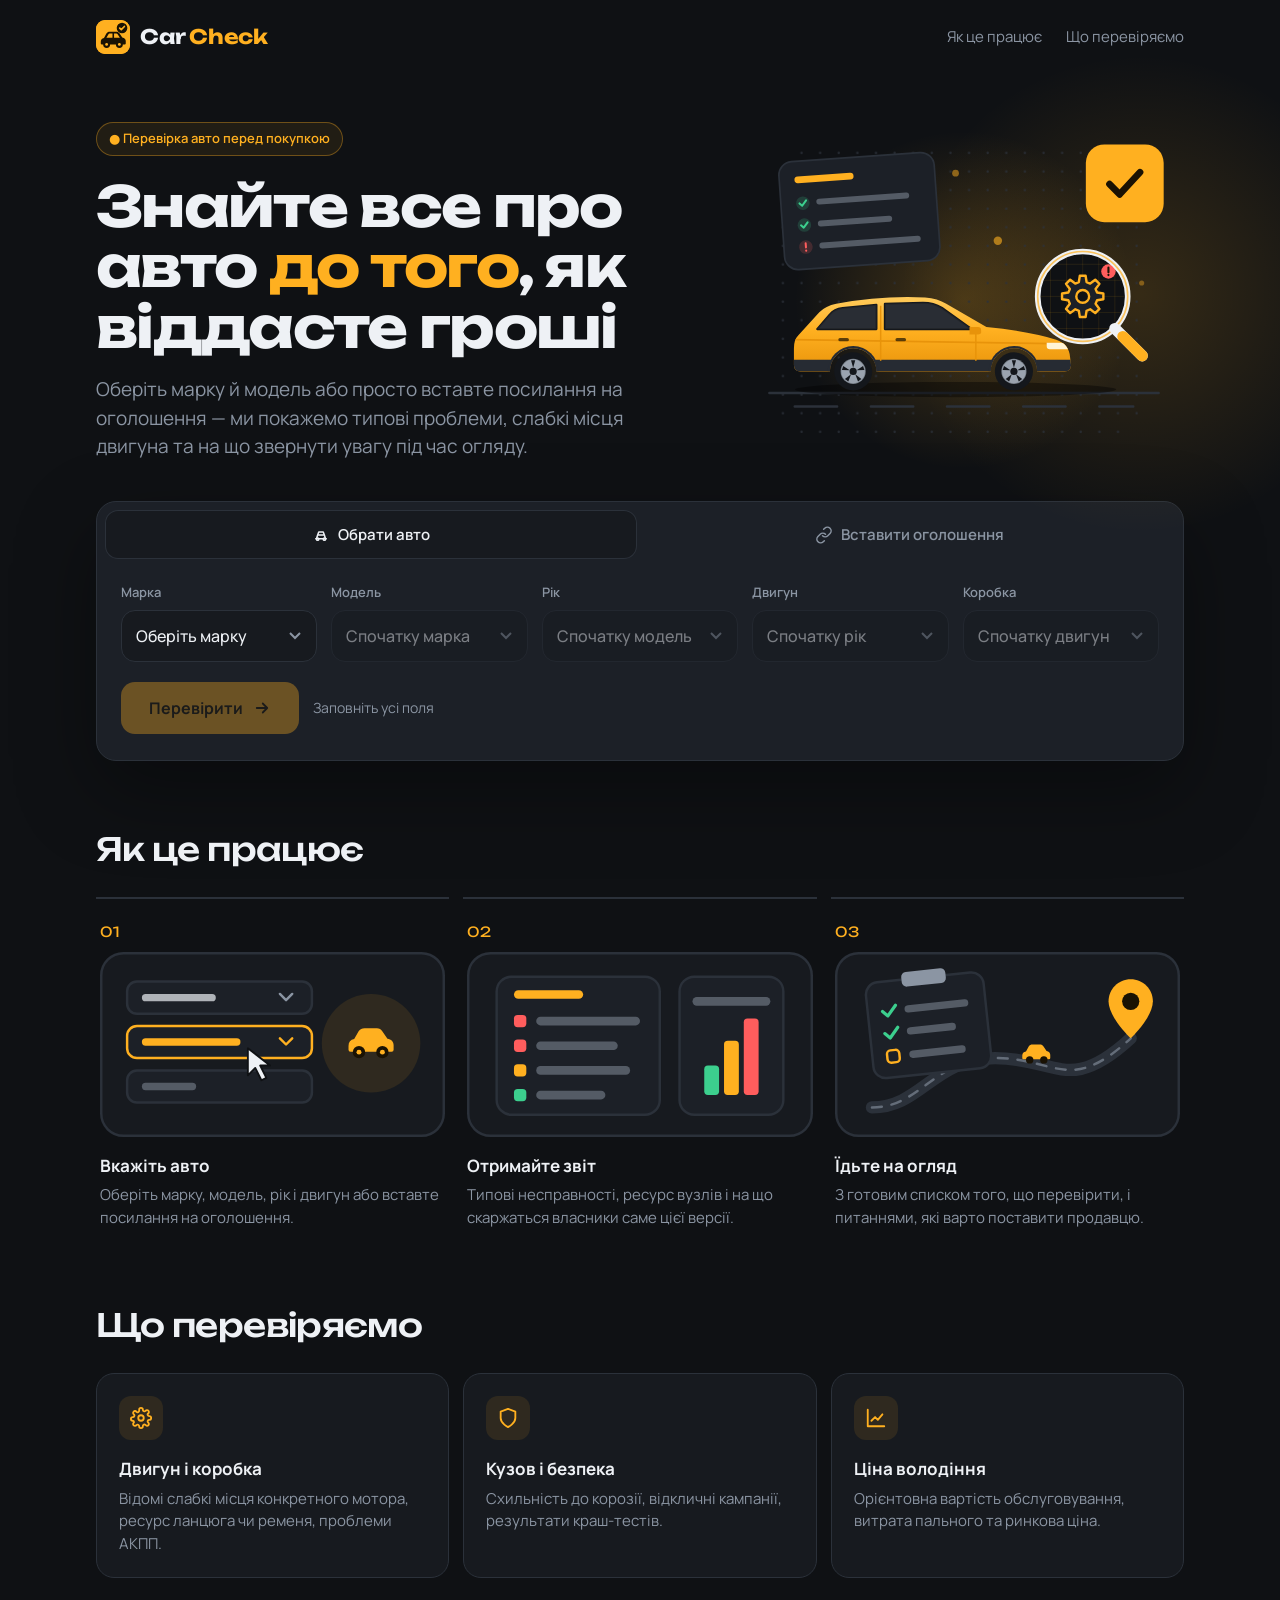
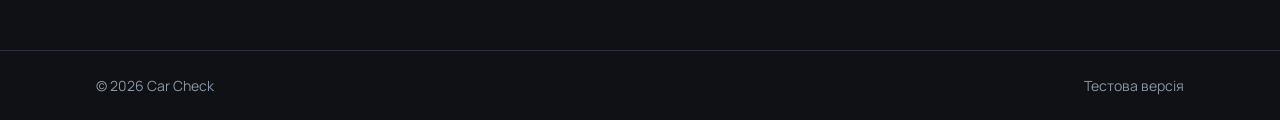
<file: index.html>
<!DOCTYPE html>
<html lang="uk">
<head>
  <meta charset="UTF-8">
  <meta name="viewport" content="width=device-width, initial-scale=1.0">
  <title>Car Check — перевірка авто перед покупкою</title>
  <link rel="preconnect" href="https://fonts.googleapis.com">
  <link rel="preconnect" href="https://fonts.gstatic.com" crossorigin>
  <link href="https://fonts.googleapis.com/css2?family=Unbounded:wght@500;700&family=Manrope:wght@400;500;600;700&display=swap" rel="stylesheet">
  <link rel="stylesheet" href="styles/main.css?v=202611112138">
  <link rel="icon" href="favicon.ico" sizes="any">
  <link rel="icon" href="favicon.svg" type="image/svg+xml">
  <link rel="apple-touch-icon" href="apple-touch-icon.png">
  <meta name="theme-color" content="#0f1114">
</head>
<body>

  <header>
    <a href="#" class="logo" aria-label="Car Check">
      <img class="logo-mark" src="favicon.svg" alt="" width="34" height="34">
      <span class="logo-text">Car <em>Check</em></span>
    </a>
    <nav>
      <a href="#how">Як це працює</a>
      <a href="#features">Що перевіряємо</a>
    </nav>
  </header>

  <section class="hero">
    <div class="hero-text">
      <div class="badge">● Перевірка авто перед покупкою</div>
      <h1>Знайте все про авто <em>до того</em>, як віддасте гроші</h1>
      <p class="lead">Оберіть марку й модель або просто вставте посилання на оголошення — ми покажемо типові проблеми, слабкі місця двигуна та на що звернути увагу під час огляду.</p>
    </div>
    <img class="hero-art" src="images/hero.svg" alt="" width="520" height="420">
  </section>

  <section class="panel" id="check">
    <div class="panel-inner">
      <div class="tabs" role="tablist">
        <button class="tab" role="tab" aria-selected="true" aria-controls="tab-manual" id="t-manual">
          <svg width="18" height="18" viewBox="0 0 24 24" fill="none" stroke="currentColor" stroke-width="2" stroke-linecap="round" stroke-linejoin="round"><path d="M5 17h14M6 17l1.5-5h9L18 17M7.5 12L9 8h6l1.5 4"/><circle cx="7.5" cy="17.5" r="1.5"/><circle cx="16.5" cy="17.5" r="1.5"/></svg>
          Обрати авто
        </button>
        <button class="tab" role="tab" aria-selected="false" aria-controls="tab-link" id="t-link">
          <svg width="18" height="18" viewBox="0 0 24 24" fill="none" stroke="currentColor" stroke-width="2" stroke-linecap="round" stroke-linejoin="round"><path d="M10 13a5 5 0 007.07 0l3-3a5 5 0 00-7.07-7.07l-1.5 1.5"/><path d="M14 11a5 5 0 00-7.07 0l-3 3a5 5 0 007.07 7.07l1.5-1.5"/></svg>
          Вставити оголошення
        </button>
      </div>

      <!-- Manual selection -->
      <div class="tab-body" id="tab-manual" role="tabpanel" aria-labelledby="t-manual">
        <div class="grid">
          <div class="field">
            <label for="make">Марка</label>
            <select id="make"><option value="">Оберіть марку</option></select>
          </div>
          <div class="field">
            <label for="model">Модель</label>
            <select id="model" disabled><option value="">Спочатку марка</option></select>
          </div>
          <div class="field">
            <label for="year">Рік</label>
            <select id="year" disabled><option value="">Спочатку модель</option></select>
          </div>
          <div class="field">
            <label for="engine">Двигун</label>
            <select id="engine" disabled><option value="">Спочатку рік</option></select>
          </div>
          <div class="field">
            <label for="gearbox">Коробка</label>
            <select id="gearbox" disabled><option value="">Спочатку двигун</option></select>
          </div>
        </div>
        <div class="actions">
          <button class="btn" id="go-manual" disabled>
            Перевірити
            <svg width="18" height="18" viewBox="0 0 24 24" fill="none" stroke="currentColor" stroke-width="2.4" stroke-linecap="round" stroke-linejoin="round"><path d="M5 12h14M13 6l6 6-6 6"/></svg>
          </button>
          <span class="hint" id="hint">Заповніть усі поля</span>
        </div>
      </div>

      <!-- Paste listing -->
      <div class="tab-body" id="tab-link" role="tabpanel" aria-labelledby="t-link" hidden>
        <div class="field">
          <label for="url">Посилання на оголошення з Otomoto</label>
          <div class="link-row">
            <input type="url" id="url" placeholder="https://www.otomoto.pl/osobowe/oferta/..." autocomplete="off">
          </div>
        </div>
        <div class="field vin-field">
          <label for="vin">VIN <span class="opt">— необов'язково, але дуже бажано</span></label>
          <input type="text" id="vin" maxlength="20" placeholder="Напр. WVWZZZ1KZ8W123456" autocomplete="off" autocapitalize="characters" spellcheck="false">
          <span class="hint">На Otomoto натисніть «Pokaż VIN» і скопіюйте номер. З VIN Claude звірить рік і марку та пошукає історію авто в інтернеті (аукціони, старі оголошення).</span>
        </div>
        <div class="link-go">
          <button class="btn" id="go-link">
            <span id="go-link-text">Аналізувати</span>
            <svg width="18" height="18" viewBox="0 0 24 24" fill="none" stroke="currentColor" stroke-width="2.4" stroke-linecap="round" stroke-linejoin="round"><path d="M5 12h14M13 6l6 6-6 6"/></svg>
          </button>
        </div>
        <div class="msg" id="url-msg"></div>
        <img class="analyzing" id="analyzing" src="images/analyzing.svg" alt="" width="320" height="110" hidden>
        <div id="text-wrap" class="field" hidden>
          <label for="listing">Текст оголошення</label>
          <textarea id="listing" rows="7" maxlength="8000" placeholder="Відкрийте оголошення, виділіть усе (Ctrl+A), скопіюйте (Ctrl+C) і вставте сюди. Головне — назва, параметри, ціна й опис продавця."></textarea>
        </div>
        <div class="sources">
          <span class="chip">otomoto.pl</span>
          <button type="button" class="link-btn" id="show-text">Вставити текст оголошення вручну</button>
        </div>
      </div>

      <div class="result" id="result" aria-live="polite">
        <h3 id="result-title"></h3>
        <p id="result-text"></p>
        <div class="report" id="report"></div>
      </div>
    </div>
  </section>

  <section class="section" id="how">
    <h2>Як це працює</h2>
    <div class="steps">
      <div class="step"><img class="step-art" src="images/step-1.svg" alt="" width="280" height="150" loading="lazy"><h3>Вкажіть авто</h3><p>Оберіть марку, модель, рік і двигун або вставте посилання на оголошення.</p></div>
      <div class="step"><img class="step-art" src="images/step-2.svg" alt="" width="280" height="150" loading="lazy"><h3>Отримайте звіт</h3><p>Типові несправності, ресурс вузлів і на що скаржаться власники саме цієї версії.</p></div>
      <div class="step"><img class="step-art" src="images/step-3.svg" alt="" width="280" height="150" loading="lazy"><h3>Їдьте на огляд</h3><p>З готовим списком того, що перевірити, і питаннями, які варто поставити продавцю.</p></div>
    </div>
  </section>

  <section class="section" id="features">
    <h2>Що перевіряємо</h2>
    <div class="features">
      <div class="feature">
        <div class="ic"><svg width="22" height="22" viewBox="0 0 24 24" fill="none" stroke="currentColor" stroke-width="2" stroke-linecap="round" stroke-linejoin="round"><circle cx="12" cy="12" r="3"/><path d="M19.4 15a1.7 1.7 0 00.3 1.8l.1.1a2 2 0 11-2.8 2.8l-.1-.1a1.7 1.7 0 00-2.9 1.2V21a2 2 0 11-4 0v-.1a1.7 1.7 0 00-2.9-1.2l-.1.1a2 2 0 11-2.8-2.8l.1-.1A1.7 1.7 0 003 15H3a2 2 0 110-4h.1a1.7 1.7 0 001.2-2.9l-.1-.1a2 2 0 112.8-2.8l.1.1A1.7 1.7 0 0010 4V3a2 2 0 114 0v.1a1.7 1.7 0 002.9 1.2l.1-.1a2 2 0 112.8 2.8l-.1.1A1.7 1.7 0 0021 10h.1a2 2 0 110 4h-.1a1.7 1.7 0 00-1.6 1z"/></svg></div>
        <h3>Двигун і коробка</h3>
        <p>Відомі слабкі місця конкретного мотора, ресурс ланцюга чи ременя, проблеми АКПП.</p>
      </div>
      <div class="feature">
        <div class="ic"><svg width="22" height="22" viewBox="0 0 24 24" fill="none" stroke="currentColor" stroke-width="2" stroke-linecap="round" stroke-linejoin="round"><path d="M12 22s8-4 8-10V5l-8-3-8 3v7c0 6 8 10 8 10z"/></svg></div>
        <h3>Кузов і безпека</h3>
        <p>Схильність до корозії, відкличні кампанії, результати краш-тестів.</p>
      </div>
      <div class="feature">
        <div class="ic"><svg width="22" height="22" viewBox="0 0 24 24" fill="none" stroke="currentColor" stroke-width="2" stroke-linecap="round" stroke-linejoin="round"><path d="M3 3v18h18"/><path d="M7 15l4-4 3 3 5-6"/></svg></div>
        <h3>Ціна володіння</h3>
        <p>Орієнтовна вартість обслуговування, витрата пального та ринкова ціна.</p>
      </div>
    </div>
  </section>

  <footer>
    <div class="wrap">
      <span>© 2026 Car Check</span>
      <span>Тестова версія</span>
    </div>
  </footer>

  <script src="data/bundle.js?v=202611112138"></script>
  <script src="scripts/listing-url.js?v=202611112138"></script>
  <script src="scripts/analysis.js?v=202611112138"></script>
  <script src="scripts/app.js?v=202611112138"></script>
</body>
</html>
</file>
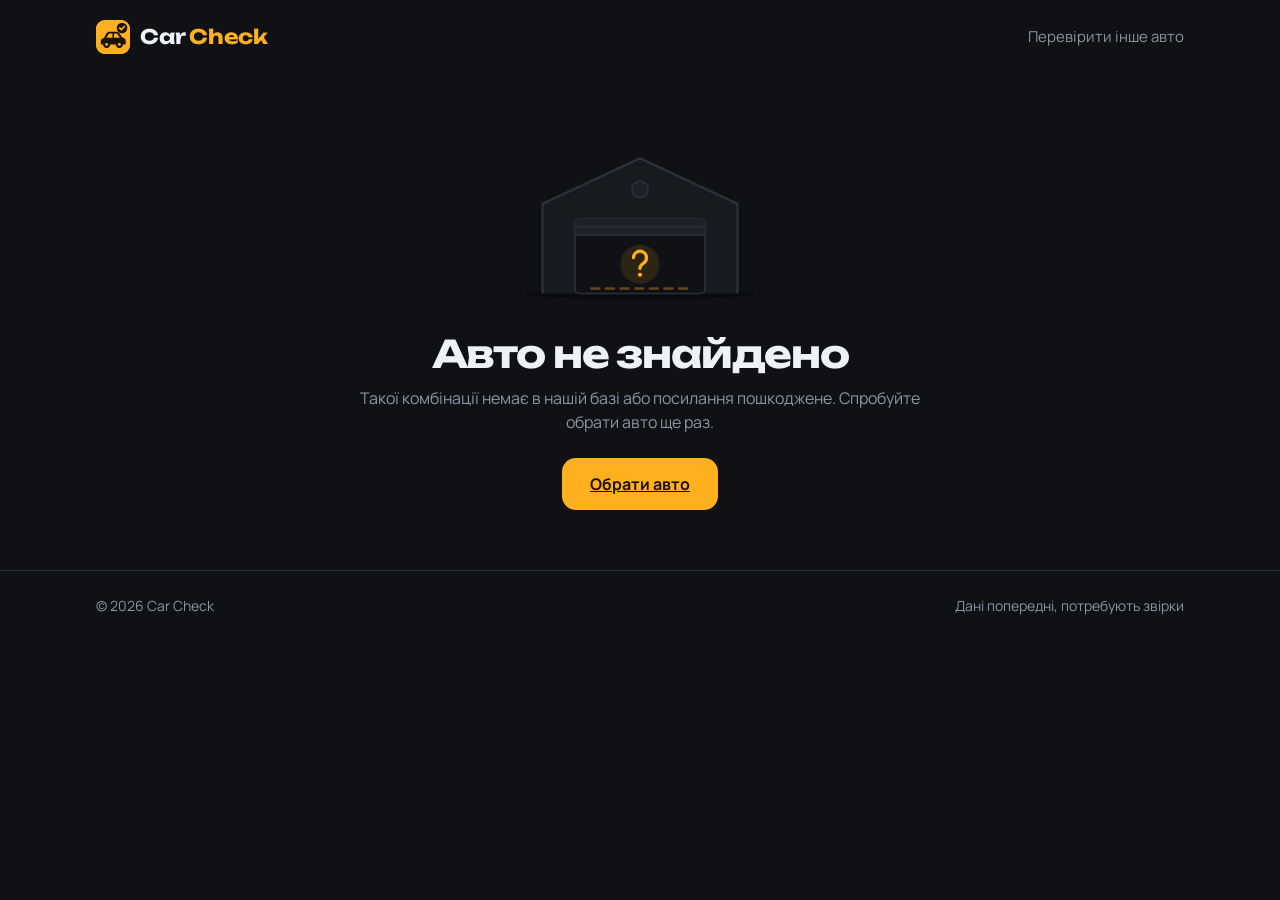
<file: car.html>
<!DOCTYPE html>
<html lang="uk">
<head>
  <meta charset="UTF-8">
  <meta name="viewport" content="width=device-width, initial-scale=1.0">
  <title>Звіт по авто — Car Check</title>
  <link rel="preconnect" href="https://fonts.googleapis.com">
  <link rel="preconnect" href="https://fonts.gstatic.com" crossorigin>
  <link href="https://fonts.googleapis.com/css2?family=Unbounded:wght@500;700&family=Manrope:wght@400;500;600;700&display=swap" rel="stylesheet">
  <link rel="stylesheet" href="styles/main.css?v=202611112138">
  <link rel="icon" href="favicon.ico" sizes="any">
  <link rel="icon" href="favicon.svg" type="image/svg+xml">
  <link rel="apple-touch-icon" href="apple-touch-icon.png">
  <meta name="theme-color" content="#0f1114">
</head>
<body>

  <header>
    <a href="index.html" class="logo" aria-label="Car Check — на головну">
      <img class="logo-mark" src="favicon.svg" alt="" width="34" height="34">
      <span class="logo-text">Car <em>Check</em></span>
    </a>
    <nav>
      <a href="index.html#check">Перевірити інше авто</a>
    </nav>
  </header>

  <main id="app"></main>

  <footer>
    <div class="wrap">
      <span>© 2026 Car Check</span>
      <span>Дані попередні, потребують звірки</span>
    </div>
  </footer>

  <div class="toast" id="toast"></div>

  <script src="data/bundle.js?v=202611112138"></script>
  <script src="scripts/analysis.js?v=202611112138"></script>
  <script src="scripts/body-types.js?v=202611112138"></script>
  <script src="scripts/car.js?v=202611112138"></script>
</body>
</html>
</file>
<file: styles/main.css>
[hidden] { display: none !important; }
:root {
  --bg: #0f1114;
  --bg-2: #171a1f;
  --card: #1c2027;
  --line: #2b313a;
  --text: #eef1f5;
  --muted: #8b95a3;
  --accent: #ffb020;
  --accent-ink: #1a1203;
  --ok: #3ccf8e;
  --err: #ff5d5d;
  --radius: 14px;
}
* { box-sizing: border-box; margin: 0; padding: 0; }
html { -webkit-text-size-adjust: 100%; overflow-x: clip; }
body {
  font-family: "Manrope", system-ui, sans-serif;
  background: var(--bg);
  color: var(--text);
  line-height: 1.5;
  min-height: 100vh;
  overflow-x: hidden;
}
a { color: inherit; }

/* ---------- Header ---------- */
header {
  display: flex; align-items: center; justify-content: space-between;
  max-width: 1120px; margin: 0 auto; padding: 20px 16px;
}
.logo {
  display: flex; align-items: center; gap: 10px;
  font-family: "Unbounded", sans-serif; font-weight: 700; font-size: 20px;
  text-decoration: none; letter-spacing: -0.02em;
}
.logo-mark {
  width: 34px; height: 34px; border-radius: 9px;
  background: var(--accent); color: var(--accent-ink);
  display: grid; place-items: center;
}
.logo em { font-style: normal; color: var(--accent); }
nav { display: flex; gap: 24px; font-size: 15px; color: var(--muted); }
nav a { text-decoration: none; transition: color .15s; }
nav a:hover { color: var(--text); }

/* ---------- Hero ---------- */
.hero {
  position: relative;
  max-width: 1120px; margin: 0 auto; padding: 40px 16px 32px;
}
.hero::before {
  content: ""; position: absolute; inset: -40px -200px auto auto;
  width: 520px; height: 520px; border-radius: 50%;
  background: radial-gradient(circle, rgba(255,176,32,.16), transparent 65%);
  pointer-events: none; z-index: 0;
}
.hero > * { position: relative; z-index: 1; }
.badge {
  display: inline-flex; align-items: center; gap: 8px;
  font-size: 13px; font-weight: 600; color: var(--accent);
  border: 1px solid rgba(255,176,32,.35); background: rgba(255,176,32,.08);
  padding: 6px 12px; border-radius: 999px; margin-bottom: 20px;
}
h1 {
  font-family: "Unbounded", sans-serif; font-weight: 700;
  font-size: clamp(30px, 6vw, 56px); line-height: 1.08; letter-spacing: -0.03em;
  max-width: 780px;
}
h1 em { font-style: normal; color: var(--accent); }
.lead { color: var(--muted); font-size: clamp(16px, 2vw, 19px); max-width: 600px; margin-top: 18px; }

/* ---------- Checker panel ---------- */
.panel {
  max-width: 1120px; margin: 0 auto 64px; padding: 0 16px;
}
.panel-inner {
  background: var(--card); border: 1px solid var(--line);
  border-radius: 20px; padding: 8px; box-shadow: 0 30px 80px rgba(0,0,0,.35);
}
.tabs { display: grid; grid-template-columns: 1fr 1fr; gap: 6px; }
.tab {
  appearance: none; border: 0; cursor: pointer;
  font: 600 15px "Manrope", sans-serif; color: var(--muted);
  background: transparent; padding: 14px 12px; border-radius: 13px;
  display: flex; align-items: center; justify-content: center; gap: 8px;
  transition: background .15s, color .15s;
}
.tab:hover { color: var(--text); }
.tab[aria-selected="true"] { background: var(--bg-2); color: var(--text); box-shadow: inset 0 0 0 1px var(--line); }
.tab svg { flex-shrink: 0; }
.tab-body { padding: 24px 16px 18px; }
.tab-body[hidden] { display: none; }

.grid {
  display: grid; gap: 14px;
  grid-template-columns: repeat(5, minmax(0, 1fr));
}
.field { display: flex; flex-direction: column; gap: 7px; min-width: 0; }
.field label { font-size: 13px; font-weight: 600; color: var(--muted); }
select, input[type="url"], .vin-field input {
  width: 100%; font: 500 16px "Manrope", sans-serif; color: var(--text);
  background: var(--bg-2); border: 1px solid var(--line); border-radius: var(--radius);
  padding: 14px 14px; outline: none; transition: border-color .15s, box-shadow .15s;
}
select {
  appearance: none; cursor: pointer; padding-right: 40px;
  background-image: url("data:image/svg+xml,%3Csvg xmlns='http://www.w3.org/2000/svg' width='12' height='8' fill='none' stroke='%238b95a3' stroke-width='2'%3E%3Cpath d='M1 1l5 5 5-5'/%3E%3C/svg%3E");
  background-repeat: no-repeat; background-position: right 15px center;
}
select:disabled { opacity: .45; cursor: not-allowed; }
select:focus, input:focus { border-color: var(--accent); box-shadow: 0 0 0 3px rgba(255,176,32,.18); }
input::placeholder { color: #5d6672; }

.actions { display: flex; align-items: center; gap: 14px; margin-top: 20px; flex-wrap: wrap; }
.btn {
  appearance: none; border: 0; cursor: pointer;
  font: 700 16px "Manrope", sans-serif; color: var(--accent-ink);
  background: var(--accent); padding: 15px 28px; border-radius: var(--radius);
  display: inline-flex; align-items: center; gap: 10px;
  transition: transform .1s, filter .15s, opacity .15s;
}
.btn:hover { filter: brightness(1.07); }
.btn:active { transform: translateY(1px); }
.btn:disabled { opacity: .35; cursor: not-allowed; filter: none; }
.hint { font-size: 14px; color: var(--muted); }

.link-row { display: flex; gap: 12px; }
.link-row input { flex: 1; }
.msg { font-size: 14px; margin-top: 10px; min-height: 21px; }
.msg.err { color: var(--err); }
.msg.ok { color: var(--ok); }
.sources { display: flex; gap: 8px; flex-wrap: wrap; margin-top: 14px; }
.chip {
  font-size: 13px; color: var(--muted); border: 1px solid var(--line);
  padding: 5px 11px; border-radius: 999px;
}

/* ---------- Result ---------- */
.result {
  margin: 6px 8px 8px; padding: 20px; border-radius: 16px;
  background: var(--bg-2); border: 1px dashed var(--line);
  display: none;
}
.result.show { display: block; animation: rise .25s ease-out; }
@keyframes rise { from { opacity: 0; transform: translateY(6px); } to { opacity: 1; transform: none; } }
.result > h3 { font-family: "Unbounded", sans-serif; font-size: 18px; font-weight: 500; margin-bottom: 6px; }
.result > p { color: var(--muted); font-size: 15px; }
.report { display: grid; grid-template-columns: 1fr 1fr; gap: 12px; margin-top: 16px; }
.rcard { background: var(--card); border: 1px solid var(--line); border-radius: 14px; padding: 18px; }
.rcard .lbl { font-size: 12px; font-weight: 700; text-transform: uppercase; letter-spacing: .06em; color: var(--accent); margin-bottom: 6px; }
.rcard h4 { font-size: 17px; font-weight: 700; margin-bottom: 4px; }
.rcard .meta { font-size: 13px; color: var(--muted); margin-bottom: 10px; }
.rcard p { font-size: 15px; color: var(--muted); margin-bottom: 10px; }
.rcard ul { list-style: none; display: grid; gap: 6px; margin-bottom: 10px; }
.rcard li { font-size: 14.5px; padding-left: 20px; position: relative; }
.rcard li::before { content: "!"; position: absolute; left: 0; top: 0; width: 14px; text-align: center; font-weight: 800; color: var(--err); }
.rcard ul.chk li::before { content: "✓"; color: var(--ok); }
.rcard .sub { font-size: 13px; font-weight: 700; color: var(--text); margin: 4px 0 6px; }
.gb + .gb { border-top: 1px solid var(--line); padding-top: 12px; margin-top: 4px; }
.note {
  grid-column: 1 / -1; font-size: 14.5px; padding: 14px 16px; border-radius: 12px;
  background: rgba(255,176,32,.08); border: 1px solid rgba(255,176,32,.3);
}
.note b { color: var(--accent); }
.disclaimer { grid-column: 1 / -1; font-size: 13px; color: var(--muted); }
@media (max-width: 760px) { .report { grid-template-columns: 1fr; } }

/* ---------- Features ---------- */
.section { max-width: 1120px; margin: 0 auto 72px; padding: 0 16px; }
.section h2 {
  font-family: "Unbounded", sans-serif; font-weight: 500;
  font-size: clamp(22px, 3.4vw, 32px); letter-spacing: -0.02em; margin-bottom: 24px;
}
.features { display: grid; grid-template-columns: repeat(3, 1fr); gap: 14px; }
.feature {
  background: var(--bg-2); border: 1px solid var(--line); border-radius: 18px; padding: 22px;
}
.feature .ic {
  width: 44px; height: 44px; border-radius: 12px; display: grid; place-items: center;
  background: rgba(255,176,32,.1); color: var(--accent); margin-bottom: 16px;
}
.feature h3 { font-size: 17px; font-weight: 700; margin-bottom: 6px; }
.feature p { color: var(--muted); font-size: 15px; }

.steps { display: grid; grid-template-columns: repeat(3, 1fr); gap: 14px; counter-reset: s; }
.step { padding: 22px 4px 0; border-top: 2px solid var(--line); }
.step::before {
  counter-increment: s; content: "0" counter(s);
  display: block; font-family: "Unbounded", sans-serif; color: var(--accent);
  font-size: 14px; margin-bottom: 10px;
}
.step h3 { font-size: 17px; margin-bottom: 6px; }
.step p { color: var(--muted); font-size: 15px; }

footer {
  border-top: 1px solid var(--line); color: var(--muted); font-size: 14px;
}
footer .wrap {
  max-width: 1120px; margin: 0 auto; padding: 24px 16px;
  display: flex; justify-content: space-between; gap: 12px; flex-wrap: wrap;
}

/* ---------- Responsive ---------- */
@media (max-width: 900px) {
  .grid { grid-template-columns: repeat(2, minmax(0, 1fr)); }
  .features, .steps { grid-template-columns: 1fr; }
}
@media (max-width: 600px) {
  nav { display: none; }
  .hero { padding-top: 20px; }
  .grid { grid-template-columns: 1fr; }
  .tab { font-size: 14px; padding: 12px 8px; }
  .tab-body { padding: 20px 10px 14px; }
  .link-row { flex-direction: column; }
  .btn { width: 100%; justify-content: center; }
}

/* ================= Сторінка авто (car.html) ================= */
.crumbs { max-width: 1120px; margin: 0 auto; padding: 8px 16px 0; font-size: 14px; color: var(--muted); }
.crumbs a { text-decoration: none; }
.crumbs a:hover { color: var(--text); }

.car-hero { position: relative; max-width: 1120px; margin: 0 auto; padding: 28px 16px 28px; }
.car-hero::before {
  content: ""; position: absolute; inset: -60px -220px auto auto; width: 520px; height: 520px; border-radius: 50%;
  background: radial-gradient(circle, rgba(255,176,32,.14), transparent 65%); pointer-events: none;
}
.car-hero > * { position: relative; }
.car-hero .gen { font-size: 15px; font-weight: 600; color: var(--accent); margin-bottom: 8px; }
.car-hero h1 { font-size: clamp(30px, 6vw, 52px); }
.specs { display: flex; flex-wrap: wrap; gap: 8px; margin-top: 18px; }
.spec {
  display: inline-flex; flex-direction: column; gap: 2px;
  background: var(--bg-2); border: 1px solid var(--line); border-radius: 12px; padding: 10px 14px;
}
.spec small { font-size: 12px; color: var(--muted); font-weight: 600; }
.spec b { font-size: 15px; }
.car-actions { display: flex; gap: 10px; flex-wrap: wrap; margin-top: 22px; }
.btn-ghost {
  appearance: none; cursor: pointer; text-decoration: none;
  font: 600 15px "Manrope", sans-serif; color: var(--text);
  background: transparent; border: 1px solid var(--line); padding: 13px 20px; border-radius: var(--radius);
  display: inline-flex; align-items: center; gap: 8px; transition: border-color .15s, background .15s;
}
.btn-ghost:hover { border-color: #46505e; background: var(--bg-2); }

.car-body { max-width: 1120px; margin: 0 auto 72px; padding: 0 16px; display: grid; gap: 14px; }
.block {
  background: var(--card); border: 1px solid var(--line); border-radius: 20px; padding: 24px;
}
.block > .lbl { font-size: 12px; font-weight: 700; text-transform: uppercase; letter-spacing: .06em; color: var(--accent); margin-bottom: 8px; }
.block h2 { font-family: "Unbounded", sans-serif; font-weight: 500; font-size: 22px; letter-spacing: -0.01em; margin-bottom: 6px; }
.block .meta { font-size: 14px; color: var(--muted); margin-bottom: 14px; }
.block > p { color: var(--muted); font-size: 15.5px; margin-bottom: 16px; max-width: 760px; }
.block h3 { font-size: 15px; font-weight: 700; margin: 6px 0 10px; }
.two { display: grid; grid-template-columns: 1fr 1fr; gap: 14px; }

.risks { display: grid; gap: 8px; }
.risk {
  display: flex; gap: 12px; align-items: flex-start;
  background: var(--bg-2); border: 1px solid var(--line); border-radius: 12px; padding: 12px 14px; font-size: 15px;
}
.risk .tag {
  flex-shrink: 0; font-size: 11.5px; font-weight: 700; padding: 3px 8px; border-radius: 6px;
  background: rgba(255,93,93,.12); color: var(--err); margin-top: 1px;
}
.risk .tag.gb { background: rgba(255,176,32,.12); color: var(--accent); }

.issues { list-style: none; display: grid; gap: 8px; }
.issues li { font-size: 15px; padding-left: 22px; position: relative; }
.issues li::before { content: "!"; position: absolute; left: 2px; font-weight: 800; color: var(--err); }

.gearbox + .gearbox { border-top: 1px solid var(--line); margin-top: 18px; padding-top: 18px; }
.gearbox h4 { font-size: 17px; margin-bottom: 2px; }

.checklist { display: grid; gap: 22px; }
.checklist h3 { color: var(--muted); font-size: 13px; text-transform: uppercase; letter-spacing: .05em; }
.chk-item {
  display: flex; gap: 12px; align-items: flex-start; cursor: pointer; padding: 10px 12px; margin: 0 -12px;
  border-radius: 10px; font-size: 15px; transition: background .12s;
}
.chk-item:hover { background: var(--bg-2); }
.chk-item input { appearance: none; flex-shrink: 0; width: 20px; height: 20px; margin-top: 1px; border: 2px solid #46505e; border-radius: 6px; cursor: pointer; display: grid; place-items: center; }
.chk-item input:checked { background: var(--ok); border-color: var(--ok); }
.chk-item input:checked::after { content: "✓"; color: #08261a; font-size: 13px; font-weight: 800; }
.chk-item input:checked + span { color: var(--muted); text-decoration: line-through; }
.progress { display: flex; align-items: center; gap: 12px; margin-bottom: 18px; font-size: 14px; color: var(--muted); }
.bar { flex: 1; height: 6px; background: var(--bg-2); border-radius: 99px; overflow: hidden; }
.bar i { display: block; height: 100%; width: 0; background: var(--ok); transition: width .2s; }

.versions { display: grid; grid-template-columns: repeat(auto-fill, minmax(220px, 1fr)); gap: 8px; }
.version {
  text-decoration: none; background: var(--bg-2); border: 1px solid var(--line); border-radius: 12px;
  padding: 12px 14px; font-size: 14.5px; transition: border-color .15s;
}
.version:hover { border-color: var(--accent); }
.version small { display: block; color: var(--muted); font-size: 12.5px; margin-top: 2px; }

.notfound { max-width: 640px; margin: 60px auto; padding: 0 16px; text-align: center; }
.notfound h1 { font-size: clamp(26px, 5vw, 38px); margin-bottom: 12px; }
.notfound p { color: var(--muted); margin-bottom: 24px; }

.toast {
  position: fixed; left: 50%; bottom: 24px; transform: translate(-50%, 20px); opacity: 0;
  background: var(--text); color: var(--bg); font-weight: 600; font-size: 14px;
  padding: 10px 16px; border-radius: 10px; transition: all .2s; pointer-events: none;
}
.toast.show { opacity: 1; transform: translate(-50%, 0); }

@media (max-width: 760px) {
  .two { grid-template-columns: 1fr; }
  .block { padding: 20px 16px; }
}
@media print {
  header, .car-actions, .crumbs, footer { display: none; }
  body { background: #fff; color: #000; }
}

/* ================= Аналіз оголошення ================= */
textarea {
  width: 100%; font: 500 15.5px/1.5 "Manrope", sans-serif; color: var(--text);
  background: var(--bg-2); border: 1px solid var(--line); border-radius: var(--radius);
  padding: 14px; outline: none; resize: vertical; min-height: 130px;
  transition: border-color .15s, box-shadow .15s;
}
textarea:focus { border-color: var(--accent); box-shadow: 0 0 0 3px rgba(255,176,32,.18); }
textarea::placeholder { color: #5d6672; }
.field .opt { font-weight: 500; color: #5d6672; }
.btn.loading { pointer-events: none; opacity: .75; }
.btn.loading svg { animation: spin 1s linear infinite; }
@keyframes spin { to { transform: rotate(360deg); } }

.ai { display: grid; gap: 12px; }
.ai-summary { font-size: 15.5px; }
.ai-grid { display: grid; grid-template-columns: repeat(3, 1fr); gap: 12px; }
.ai-col { background: var(--bg-2); border: 1px solid var(--line); border-radius: 14px; padding: 16px; }
.ai-col h4 { font-size: 13px; text-transform: uppercase; letter-spacing: .05em; color: var(--muted); margin-bottom: 10px; }
.ai-col ul { list-style: none; display: grid; gap: 8px; }
.ai-col li { font-size: 14.5px; padding-left: 20px; position: relative; }
.ai-col li::before { position: absolute; left: 0; font-weight: 800; }
.ai-col.bad li::before { content: "!"; color: var(--err); left: 4px; }
.ai-col.bad li.medium::before { color: var(--accent); }
.ai-col.bad li.low::before { color: var(--muted); }
.ai-col.good li::before { content: "✓"; color: var(--ok); }
.ai-col.ask li::before { content: "?"; color: var(--accent); left: 3px; }
.ai-facts { display: flex; flex-wrap: wrap; gap: 8px; }
.ai-facts span { font-size: 13.5px; background: var(--bg-2); border: 1px solid var(--line); border-radius: 999px; padding: 5px 11px; }
.ai-badge {
  display: inline-flex; align-items: center; gap: 6px; font-size: 12px; font-weight: 700;
  color: var(--accent); background: rgba(255,176,32,.1); border-radius: 6px; padding: 3px 8px;
}
@media (max-width: 900px) { .ai-grid { grid-template-columns: 1fr; } }

/* ---------- Розширена оцінка оголошення ---------- */
.verdict {
  display: grid; grid-template-columns: auto 1fr; gap: 18px; align-items: start;
  padding: 20px; border-radius: 16px; border: 1px solid var(--line); background: var(--bg-2);
  --vc: var(--accent);
}
.verdict.ok { --vc: var(--ok); }
.verdict.bad { --vc: var(--err); }
.verdict { border-color: color-mix(in srgb, var(--vc) 45%, var(--line)); background: color-mix(in srgb, var(--vc) 7%, var(--bg-2)); }
.verdict .score {
  width: 76px; height: 76px; border-radius: 50%; display: grid; place-content: center; text-align: center;
  border: 3px solid var(--vc);
}
.verdict .score b { font-family: "Unbounded", sans-serif; font-size: 26px; line-height: 1; color: var(--vc); }
.verdict .score span { font-size: 11px; color: var(--muted); margin-top: 2px; }
.verdict .v-label { font-size: 12px; font-weight: 800; text-transform: uppercase; letter-spacing: .06em; color: var(--vc); margin-bottom: 4px; }
.verdict h3 { font-family: "Unbounded", sans-serif; font-weight: 500; font-size: 19px; line-height: 1.3; margin-bottom: 8px; }
.verdict p { color: var(--text); opacity: .88; font-size: 15.5px; }

.pill { font-size: 12px; font-weight: 700; padding: 3px 9px; border-radius: 999px; white-space: nowrap; }
.pill.ok { background: rgba(60,207,142,.12); color: var(--ok); }
.pill.warn { background: rgba(255,176,32,.12); color: var(--accent); }
.pill.bad { background: rgba(255,93,93,.12); color: var(--err); }
.pill.muted { background: var(--bg-2); color: var(--muted); }

.ai-cards { display: grid; grid-template-columns: repeat(3, 1fr); gap: 12px; }
.ai-card { background: var(--bg-2); border: 1px solid var(--line); border-radius: 14px; padding: 16px; }
.ai-card-h { display: flex; justify-content: space-between; align-items: center; gap: 8px; margin-bottom: 10px; }
.ai-card-h h4 { font-size: 13px; text-transform: uppercase; letter-spacing: .05em; color: var(--muted); }
.ai-card .big { font-family: "Unbounded", sans-serif; font-size: 22px; margin-bottom: 6px; }
.ai-card .big small { font-family: "Manrope", sans-serif; font-size: 14px; color: var(--muted); }
.ai-card p { font-size: 14.5px; color: var(--muted); margin-top: 8px; }
.sub-line { font-size: 13px; color: var(--muted); margin-top: 4px; }
.missing { display: flex; flex-wrap: wrap; gap: 6px; margin-top: 6px; }
.missing span { font-size: 12.5px; border: 1px dashed var(--line); border-radius: 8px; padding: 3px 8px; color: var(--muted); }

.pbar { margin: 10px 0 4px; }
.pbar-track { position: relative; height: 8px; background: var(--card); border-radius: 99px; border: 1px solid var(--line); }
.pbar-track i { position: absolute; top: 0; bottom: 0; background: rgba(60,207,142,.35); border-radius: 99px; }
.pbar-track b {
  position: absolute; top: 50%; width: 14px; height: 14px; border-radius: 50%; transform: translate(-50%, -50%);
  background: var(--text); border: 3px solid var(--bg-2);
}
.pbar-legend { font-size: 12.5px; color: var(--muted); margin-top: 6px; }

.ai-sec h4 { font-size: 13px; text-transform: uppercase; letter-spacing: .05em; color: var(--muted); margin: 6px 0 10px; }
.trisks { display: grid; gap: 8px; }
.trisk { display: grid; grid-template-columns: 84px 1fr; gap: 12px; background: var(--bg-2); border: 1px solid var(--line); border-radius: 12px; padding: 12px 14px; }
.trisk .sev { font-size: 11.5px; font-weight: 700; padding: 3px 8px; border-radius: 6px; height: fit-content; text-align: center; background: var(--card); color: var(--muted); }
.trisk.high .sev { background: rgba(255,93,93,.12); color: var(--err); }
.trisk.medium .sev { background: rgba(255,176,32,.12); color: var(--accent); }
.trisk b { font-size: 15px; }
.trisk p { font-size: 14.5px; color: var(--muted); margin-top: 2px; }
.costs { display: grid; border: 1px solid var(--line); border-radius: 12px; overflow: hidden; }
.cost { display: flex; justify-content: space-between; gap: 12px; padding: 11px 14px; font-size: 14.5px; background: var(--bg-2); }
.cost + .cost { border-top: 1px solid var(--line); }
.cost b { white-space: nowrap; }

@media (max-width: 900px) { .ai-cards { grid-template-columns: 1fr; } }
@media (max-width: 600px) {
  .verdict { grid-template-columns: 1fr; }
  .trisk { grid-template-columns: 1fr; gap: 6px; }
  .trisk .sev { width: fit-content; }
  .cost { flex-direction: column; gap: 2px; }
  .cost b { white-space: normal; }
}
.link-btn {
  appearance: none; border: 0; background: none; cursor: pointer; padding: 5px 2px;
  font: 600 13.5px "Manrope", sans-serif; color: var(--accent); text-decoration: underline; text-underline-offset: 3px;
}
.link-btn:hover { color: var(--text); }
#text-wrap { margin-top: 6px; }
.ai-source { font-size: 14px; color: var(--muted); }
.ai-source a { color: var(--accent); }

/* ---------- Ілюстрації ---------- */
.hero { display: grid; grid-template-columns: minmax(0, 1fr) minmax(0, 440px); align-items: center; gap: 24px; }
.hero-art { width: 100%; height: auto; display: block; }
.step-art { width: 100%; height: auto; display: block; margin-bottom: 16px; }
.analyzing { display: block; width: 100%; max-width: 320px; height: auto; margin: 6px auto 0; }
.car-hero { display: grid; grid-template-columns: minmax(0, 1fr) auto; column-gap: 24px; }
.car-hero > *:not(.car-art) { grid-column: 1; }
.car-art { grid-column: 2; grid-row: 1 / span 4; align-self: center; width: 320px; max-width: 100%; height: auto; }
.notfound-art { width: 260px; max-width: 80%; height: auto; display: block; margin: 0 auto 20px; }
@media (max-width: 900px) {
  .hero { grid-template-columns: 1fr; }
  .hero-art { max-width: 380px; margin: 0 auto; }
  .car-hero { grid-template-columns: 1fr; }
  .car-art { grid-column: 1; grid-row: auto; order: -1; width: 240px; margin-bottom: 12px; }
}
@media print { .hero-art, .car-art, .step-art, .analyzing { display: none; } }

/* VIN і фото в аналізі */
.vin-field { margin-top: 14px; }
.vin-field input::placeholder { text-transform: none; letter-spacing: 0; font-family: inherit; }
.link-go { margin-top: 16px; }
.vin-field input { text-transform: uppercase; font-family: ui-monospace, Menlo, Consolas, monospace; letter-spacing: .06em; }
.vin-field .hint { font-size: 12.5px; color: var(--muted); }
.vin-sec .trisks, .vin-sec .trisk { margin-bottom: 8px; }
.vin-head { display: flex; flex-wrap: wrap; gap: 8px; align-items: center; margin-bottom: 10px; }
.vin-head code { font-size: 15px; font-weight: 700; letter-spacing: .06em; background: var(--bg-2); border: 1px solid var(--line); border-radius: 8px; padding: 4px 10px; }
.vin-head span { font-size: 13px; color: var(--muted); border: 1px dashed var(--line); border-radius: 8px; padding: 3px 8px; }
.vin-sum { font-size: 14.5px; margin: 6px 0 10px; }
.vin-sec a, .trisk a { color: var(--accent); }
.trisk.photo { grid-template-columns: 112px 1fr; align-items: start; }
.trisk.photo .ph { display: block; position: relative; border-radius: 8px; overflow: hidden; }
.trisk.photo .ph img { display: block; width: 112px; height: 84px; object-fit: cover; background: var(--card); }
.trisk.photo .ph span { position: absolute; left: 4px; bottom: 4px; font-size: 11px; font-weight: 700; background: rgba(0,0,0,.65); color: #fff; padding: 1px 6px; border-radius: 6px; }
.trisk.photo .sev { display: inline-block; margin-bottom: 4px; }
.trisk.photo.info .sev { background: rgba(60,207,142,.12); color: var(--ok); }
.trisk .chk { font-size: 13.5px; color: var(--text, inherit); margin-top: 4px; }
@media (max-width: 640px) { .trisk.photo { grid-template-columns: 96px 1fr; } .trisk.photo .ph img { width: 96px; height: 72px; } }
</file>
